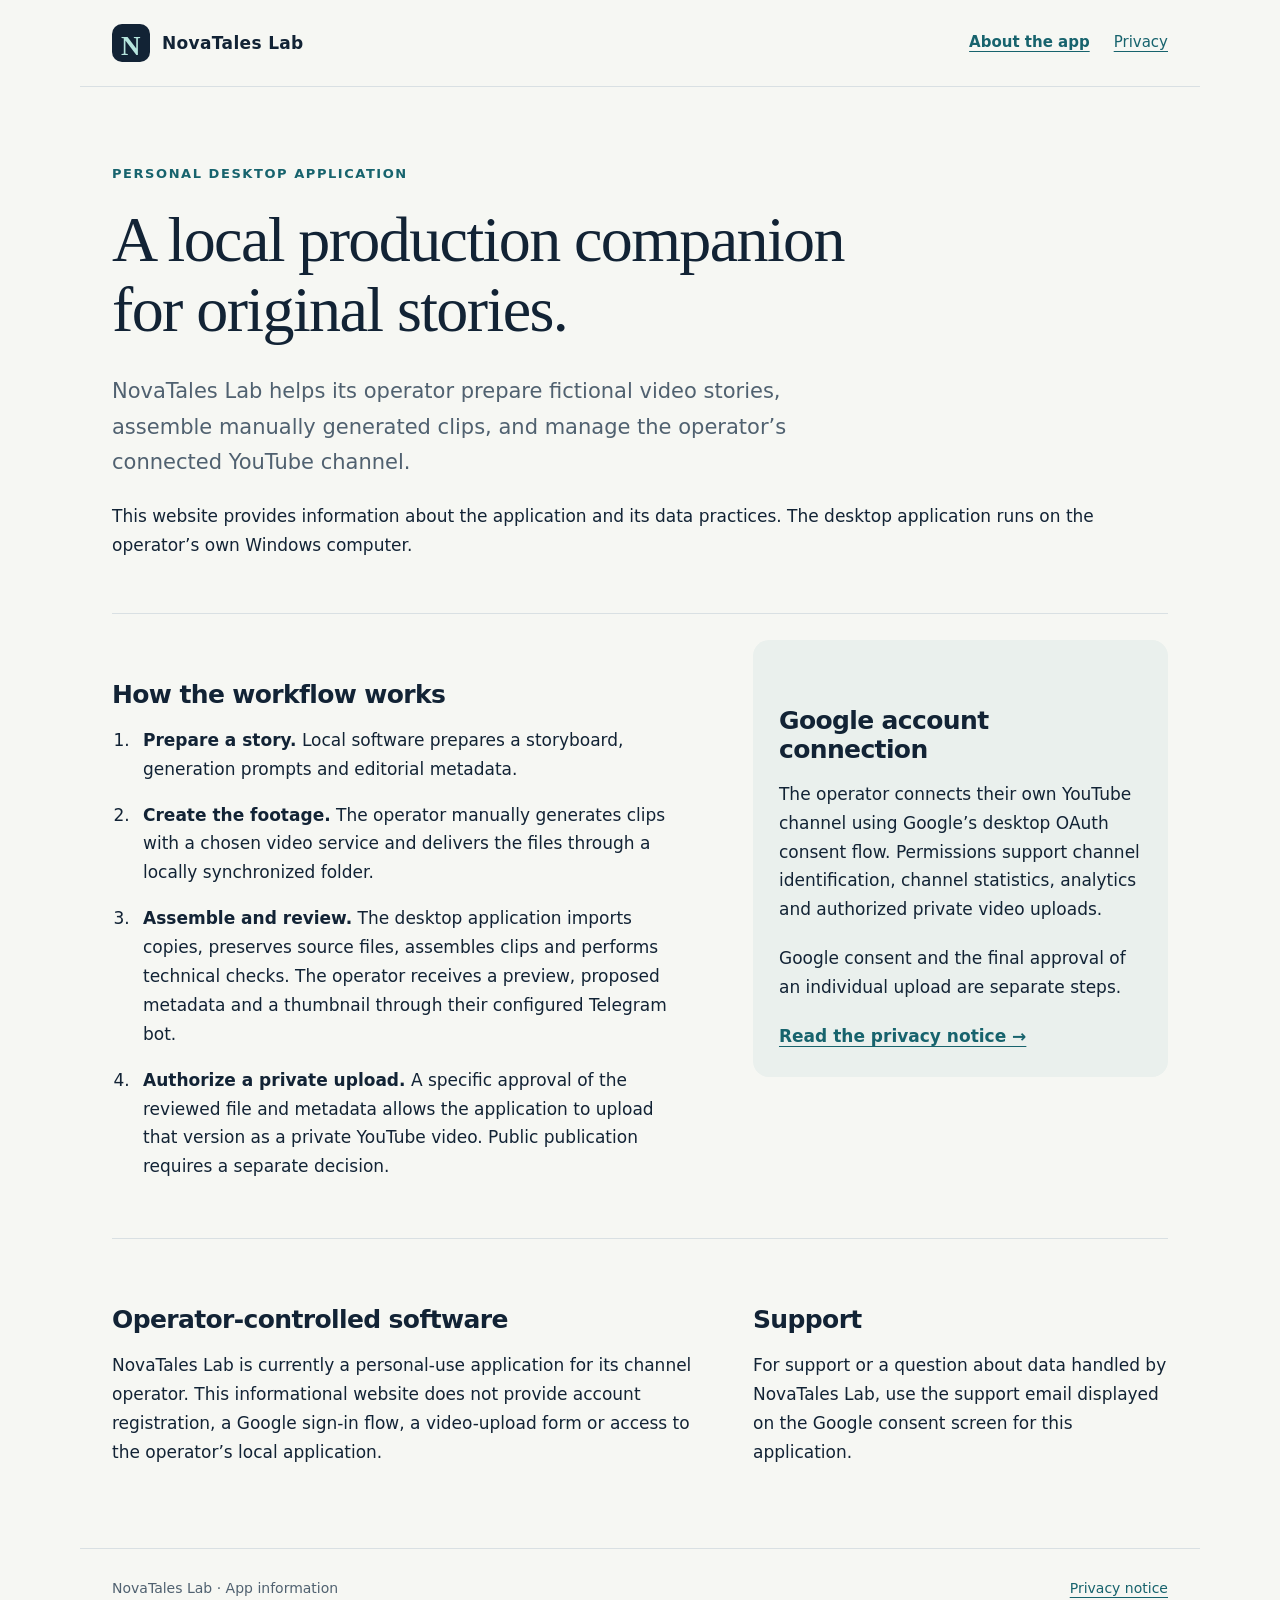
<file: index.html>
<!doctype html>
<html lang="en"><head><meta charset="utf-8"><meta name="viewport" content="width=device-width,initial-scale=1"><meta name="description" content="App information for NovaTales Lab, a personal desktop workflow for producing original fictional videos and managing a connected YouTube channel."><title>NovaTales Lab — App information</title><link rel="stylesheet" href="style.css"></head>
<body><header><a class="brand" href="index.html"><span class="mark" aria-hidden="true">N</span> NovaTales Lab</a><nav aria-label="Main navigation"><a href="index.html" aria-current="page">About the app</a><a href="privacy.html">Privacy</a></nav></header>
<main><section class="hero"><p class="eyebrow">Personal desktop application</p><h1>A local production companion for original stories.</h1><p class="lead">NovaTales Lab helps its operator prepare fictional video stories, assemble manually generated clips, and manage the operator’s connected YouTube channel.</p><p>This website provides information about the application and its data practices. The desktop application runs on the operator’s own Windows computer.</p></section>
<section class="split" aria-labelledby="workflow-title"><div><h2 id="workflow-title">How the workflow works</h2><ol class="steps"><li><strong>Prepare a story.</strong> Local software prepares a storyboard, generation prompts and editorial metadata.</li><li><strong>Create the footage.</strong> The operator manually generates clips with a chosen video service and delivers the files through a locally synchronized folder.</li><li><strong>Assemble and review.</strong> The desktop application imports copies, preserves source files, assembles clips and performs technical checks. The operator receives a preview, proposed metadata and a thumbnail through their configured Telegram bot.</li><li><strong>Authorize a private upload.</strong> A specific approval of the reviewed file and metadata allows the application to upload that version as a private YouTube video. Public publication requires a separate decision.</li></ol></div>
<aside class="aside"><h2>Google account connection</h2><p>The operator connects their own YouTube channel using Google’s desktop OAuth consent flow. Permissions support channel identification, channel statistics, analytics and authorized private video uploads.</p><p>Google consent and the final approval of an individual upload are separate steps.</p><a href="privacy.html">Read the privacy notice →</a></aside></section>
<section class="split"><div><h2>Operator-controlled software</h2><p>NovaTales Lab is currently a personal-use application for its channel operator. This informational website does not provide account registration, a Google sign-in flow, a video-upload form or access to the operator’s local application.</p></div><div><h2>Support</h2><p>For support or a question about data handled by NovaTales Lab, use the support email displayed on the Google consent screen for this application.</p></div></section></main>
<footer><span>NovaTales Lab · App information</span><a href="privacy.html">Privacy notice</a></footer></body></html>
</file>
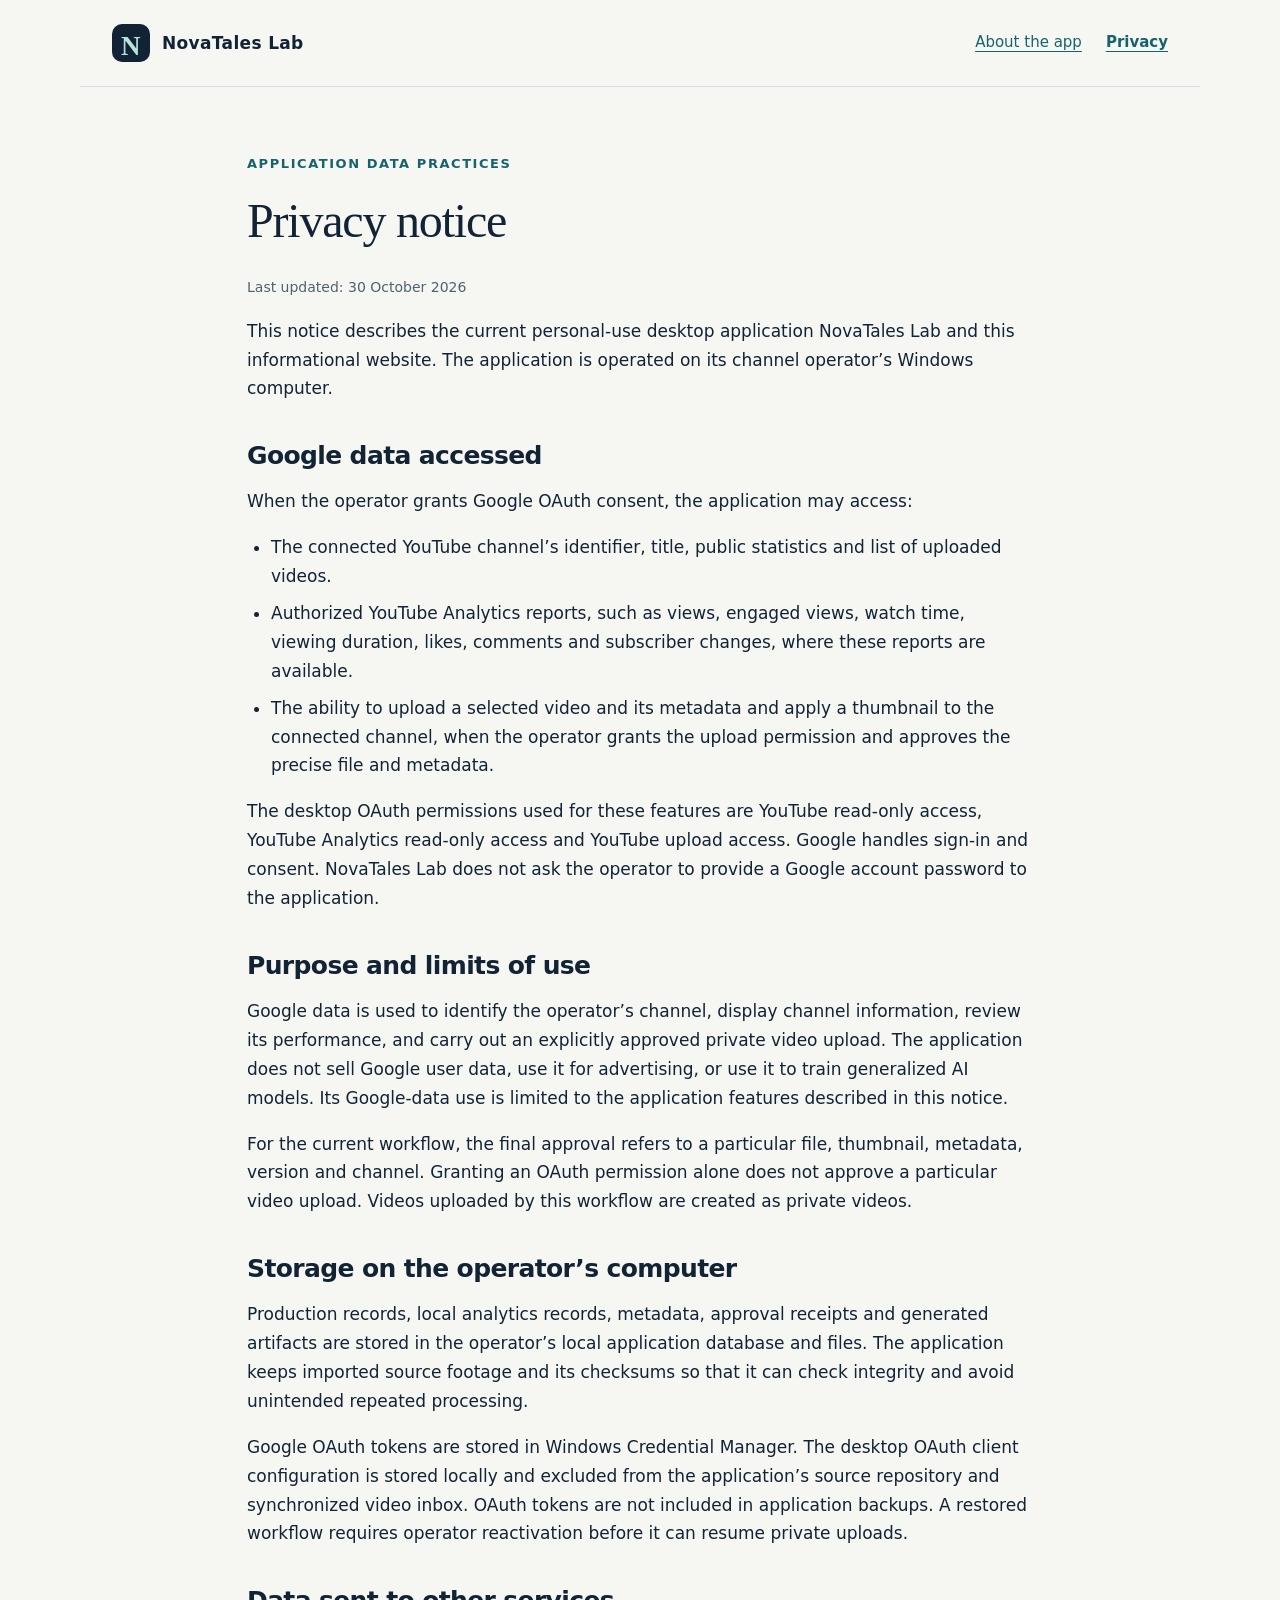
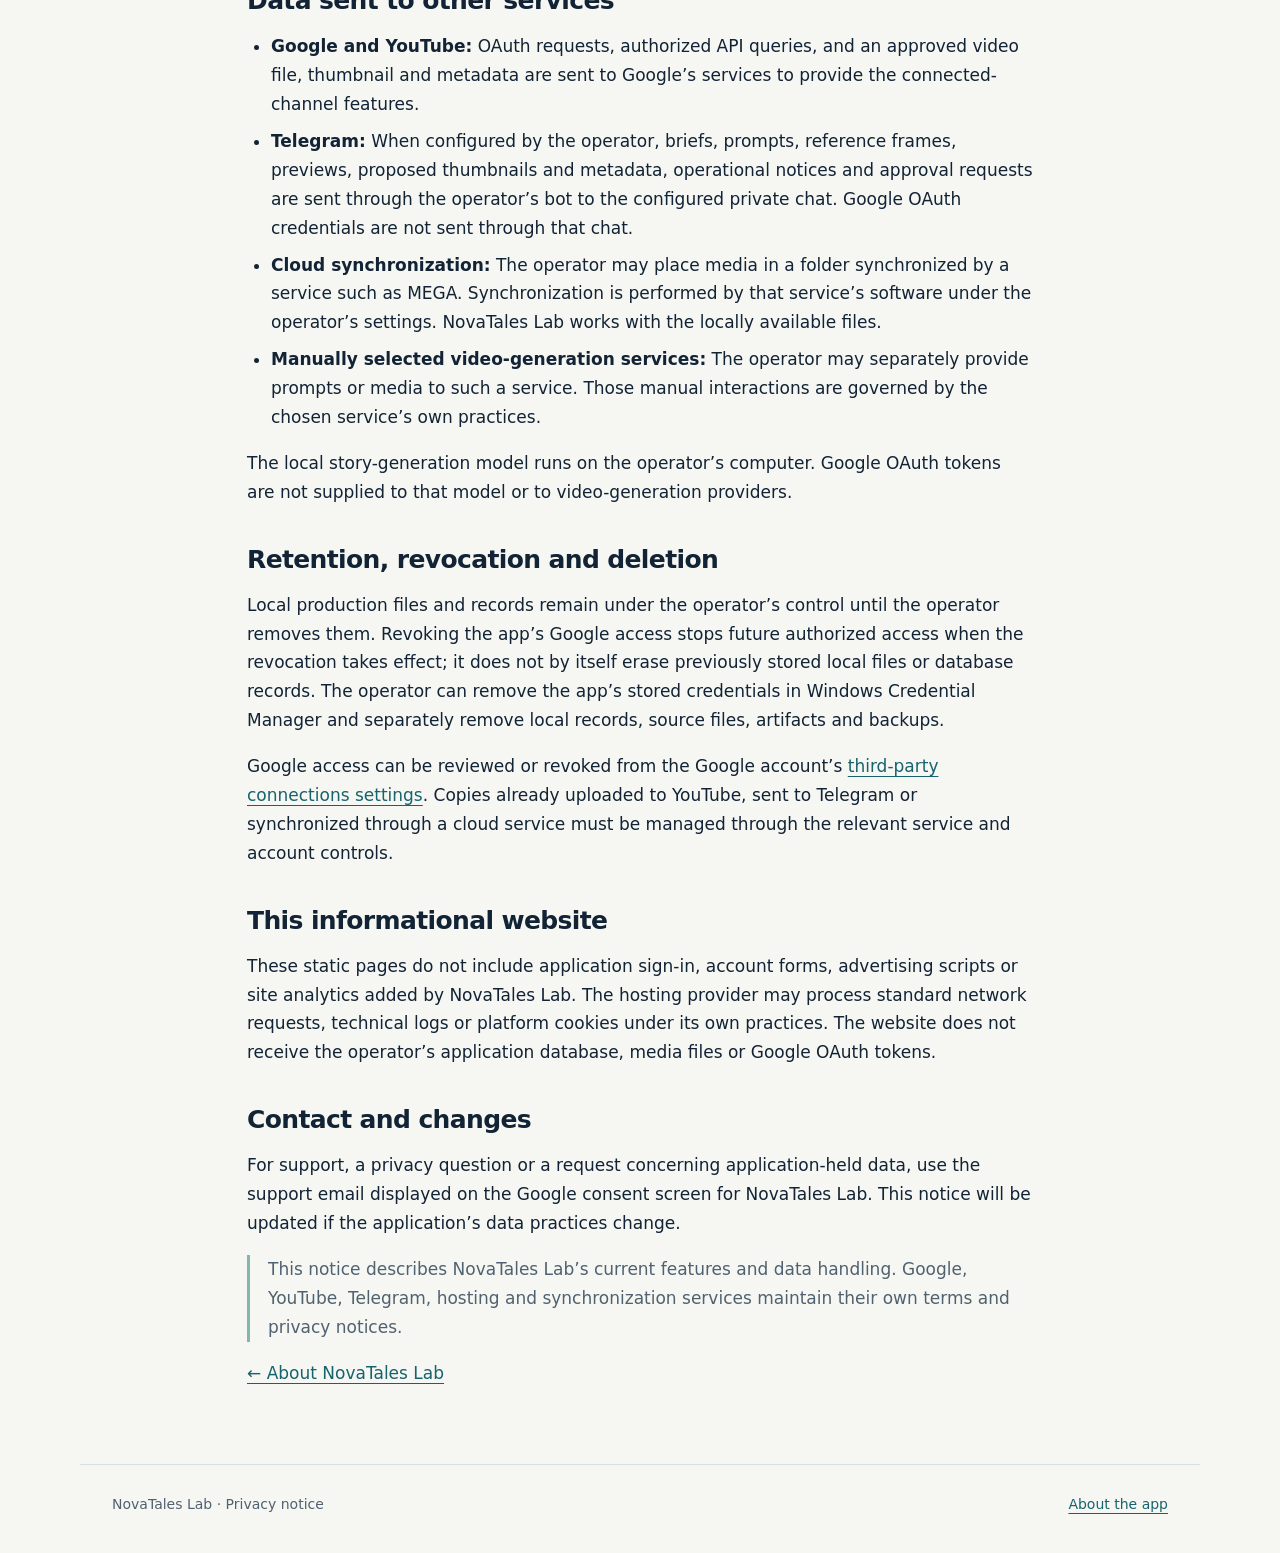
<file: privacy.html>
<!doctype html>
<html lang="en"><head><meta charset="utf-8"><meta name="viewport" content="width=device-width,initial-scale=1"><meta name="description" content="How the personal desktop application NovaTales Lab accesses, uses, stores and shares Google and production data."><title>Privacy notice — NovaTales Lab</title><link rel="stylesheet" href="style.css"></head>
<body><header><a class="brand" href="index.html"><span class="mark" aria-hidden="true">N</span> NovaTales Lab</a><nav aria-label="Main navigation"><a href="index.html">About the app</a><a href="privacy.html" aria-current="page">Privacy</a></nav></header>
<main class="policy"><p class="eyebrow">Application data practices</p><h1>Privacy notice</h1><p class="updated">Last updated: 30 October 2026</p><p>This notice describes the current personal-use desktop application NovaTales Lab and this informational website. The application is operated on its channel operator’s Windows computer.</p>
<h2>Google data accessed</h2><p>When the operator grants Google OAuth consent, the application may access:</p><ul><li>The connected YouTube channel’s identifier, title, public statistics and list of uploaded videos.</li><li>Authorized YouTube Analytics reports, such as views, engaged views, watch time, viewing duration, likes, comments and subscriber changes, where these reports are available.</li><li>The ability to upload a selected video and its metadata and apply a thumbnail to the connected channel, when the operator grants the upload permission and approves the precise file and metadata.</li></ul><p>The desktop OAuth permissions used for these features are YouTube read-only access, YouTube Analytics read-only access and YouTube upload access. Google handles sign-in and consent. NovaTales Lab does not ask the operator to provide a Google account password to the application.</p>
<h2>Purpose and limits of use</h2><p>Google data is used to identify the operator’s channel, display channel information, review its performance, and carry out an explicitly approved private video upload. The application does not sell Google user data, use it for advertising, or use it to train generalized AI models. Its Google-data use is limited to the application features described in this notice.</p><p>For the current workflow, the final approval refers to a particular file, thumbnail, metadata, version and channel. Granting an OAuth permission alone does not approve a particular video upload. Videos uploaded by this workflow are created as private videos.</p>
<h2>Storage on the operator’s computer</h2><p>Production records, local analytics records, metadata, approval receipts and generated artifacts are stored in the operator’s local application database and files. The application keeps imported source footage and its checksums so that it can check integrity and avoid unintended repeated processing.</p><p>Google OAuth tokens are stored in Windows Credential Manager. The desktop OAuth client configuration is stored locally and excluded from the application’s source repository and synchronized video inbox. OAuth tokens are not included in application backups. A restored workflow requires operator reactivation before it can resume private uploads.</p>
<h2>Data sent to other services</h2><ul><li><strong>Google and YouTube:</strong> OAuth requests, authorized API queries, and an approved video file, thumbnail and metadata are sent to Google’s services to provide the connected-channel features.</li><li><strong>Telegram:</strong> When configured by the operator, briefs, prompts, reference frames, previews, proposed thumbnails and metadata, operational notices and approval requests are sent through the operator’s bot to the configured private chat. Google OAuth credentials are not sent through that chat.</li><li><strong>Cloud synchronization:</strong> The operator may place media in a folder synchronized by a service such as MEGA. Synchronization is performed by that service’s software under the operator’s settings. NovaTales Lab works with the locally available files.</li><li><strong>Manually selected video-generation services:</strong> The operator may separately provide prompts or media to such a service. Those manual interactions are governed by the chosen service’s own practices.</li></ul><p>The local story-generation model runs on the operator’s computer. Google OAuth tokens are not supplied to that model or to video-generation providers.</p>
<h2>Retention, revocation and deletion</h2><p>Local production files and records remain under the operator’s control until the operator removes them. Revoking the app’s Google access stops future authorized access when the revocation takes effect; it does not by itself erase previously stored local files or database records. The operator can remove the app’s stored credentials in Windows Credential Manager and separately remove local records, source files, artifacts and backups.</p><p>Google access can be reviewed or revoked from the Google account’s <a href="https://myaccount.google.com/connections" rel="noreferrer">third-party connections settings</a>. Copies already uploaded to YouTube, sent to Telegram or synchronized through a cloud service must be managed through the relevant service and account controls.</p>
<h2>This informational website</h2><p>These static pages do not include application sign-in, account forms, advertising scripts or site analytics added by NovaTales Lab. The hosting provider may process standard network requests, technical logs or platform cookies under its own practices. The website does not receive the operator’s application database, media files or Google OAuth tokens.</p>
<h2>Contact and changes</h2><p>For support, a privacy question or a request concerning application-held data, use the support email displayed on the Google consent screen for NovaTales Lab. This notice will be updated if the application’s data practices change.</p><p class="note">This notice describes NovaTales Lab’s current features and data handling. Google, YouTube, Telegram, hosting and synchronization services maintain their own terms and privacy notices.</p><p><a href="index.html">← About NovaTales Lab</a></p></main>
<footer><span>NovaTales Lab · Privacy notice</span><a href="index.html">About the app</a></footer></body></html>
</file>
<file: style.css>
:root{color-scheme:light;--ink:#122335;--muted:#506170;--line:#d9e0e3;--paper:#f6f7f3;--accent:#17636d}*{box-sizing:border-box}body{margin:0;background:var(--paper);color:var(--ink);font:17px/1.7 'Segoe UI',system-ui,sans-serif}a{color:var(--accent);text-underline-offset:4px}a:hover{color:#103e46}header,main,footer{max-width:1120px;margin:auto;padding:24px 32px}header{display:flex;align-items:center;justify-content:space-between;border-bottom:1px solid var(--line);gap:24px}.brand{display:flex;align-items:center;gap:12px;color:var(--ink);font-weight:700;text-decoration:none;letter-spacing:.02em}.mark{display:grid;place-items:center;width:38px;height:38px;background:var(--ink);color:#b6e5de;border-radius:10px;font-family:Georgia,serif;font-size:27px}nav{display:flex;gap:24px;font-size:15px}nav a[aria-current]{font-weight:700}.eyebrow{color:var(--accent);font-size:13px;letter-spacing:.12em;text-transform:uppercase;font-weight:700;margin-top:42px}h1,h2,h3{line-height:1.16;letter-spacing:-.025em}h1{font:normal clamp(38px,5vw,64px)/1.1 Georgia,serif;max-width:800px;margin:20px 0 28px}h2{font-size:25px;margin:40px 0 16px}h3{font-size:19px;margin:0 0 10px}.lead{font-size:21px;color:var(--muted);max-width:770px}.hero{padding:10px 0 36px}.split{display:grid;grid-template-columns:1.4fr 1fr;gap:60px;padding:26px 0 40px;border-top:1px solid var(--line)}.steps{padding-left:23px}.steps li{margin:17px 0;padding-left:8px}.aside{padding:26px;background:#eaf0ed;border-radius:16px;align-self:start}.aside p{margin:8px 0 20px}.aside a{display:inline-block;font-weight:600}.policy{max-width:850px;padding-bottom:60px}.policy h1{font-size:48px}.policy h2{margin-top:38px}.policy ul{padding-left:24px}.policy li{margin:8px 0}.updated{color:var(--muted);font-size:14px}.note{border-left:3px solid #83b6ae;padding-left:18px;color:var(--muted)}footer{border-top:1px solid var(--line);color:var(--muted);font-size:14px;display:flex;justify-content:space-between;gap:24px;padding-top:28px;padding-bottom:36px}:focus-visible{outline:3px solid #d98943;outline-offset:5px}@media(max-width:700px){header,main,footer{padding-left:20px;padding-right:20px}.split{grid-template-columns:1fr;gap:22px}header{align-items:flex-start}nav{gap:14px}.lead{font-size:19px}.eyebrow{margin-top:24px}.policy h1{font-size:38px}footer{display:block}footer a{display:block;margin-top:10px}}
</file>
